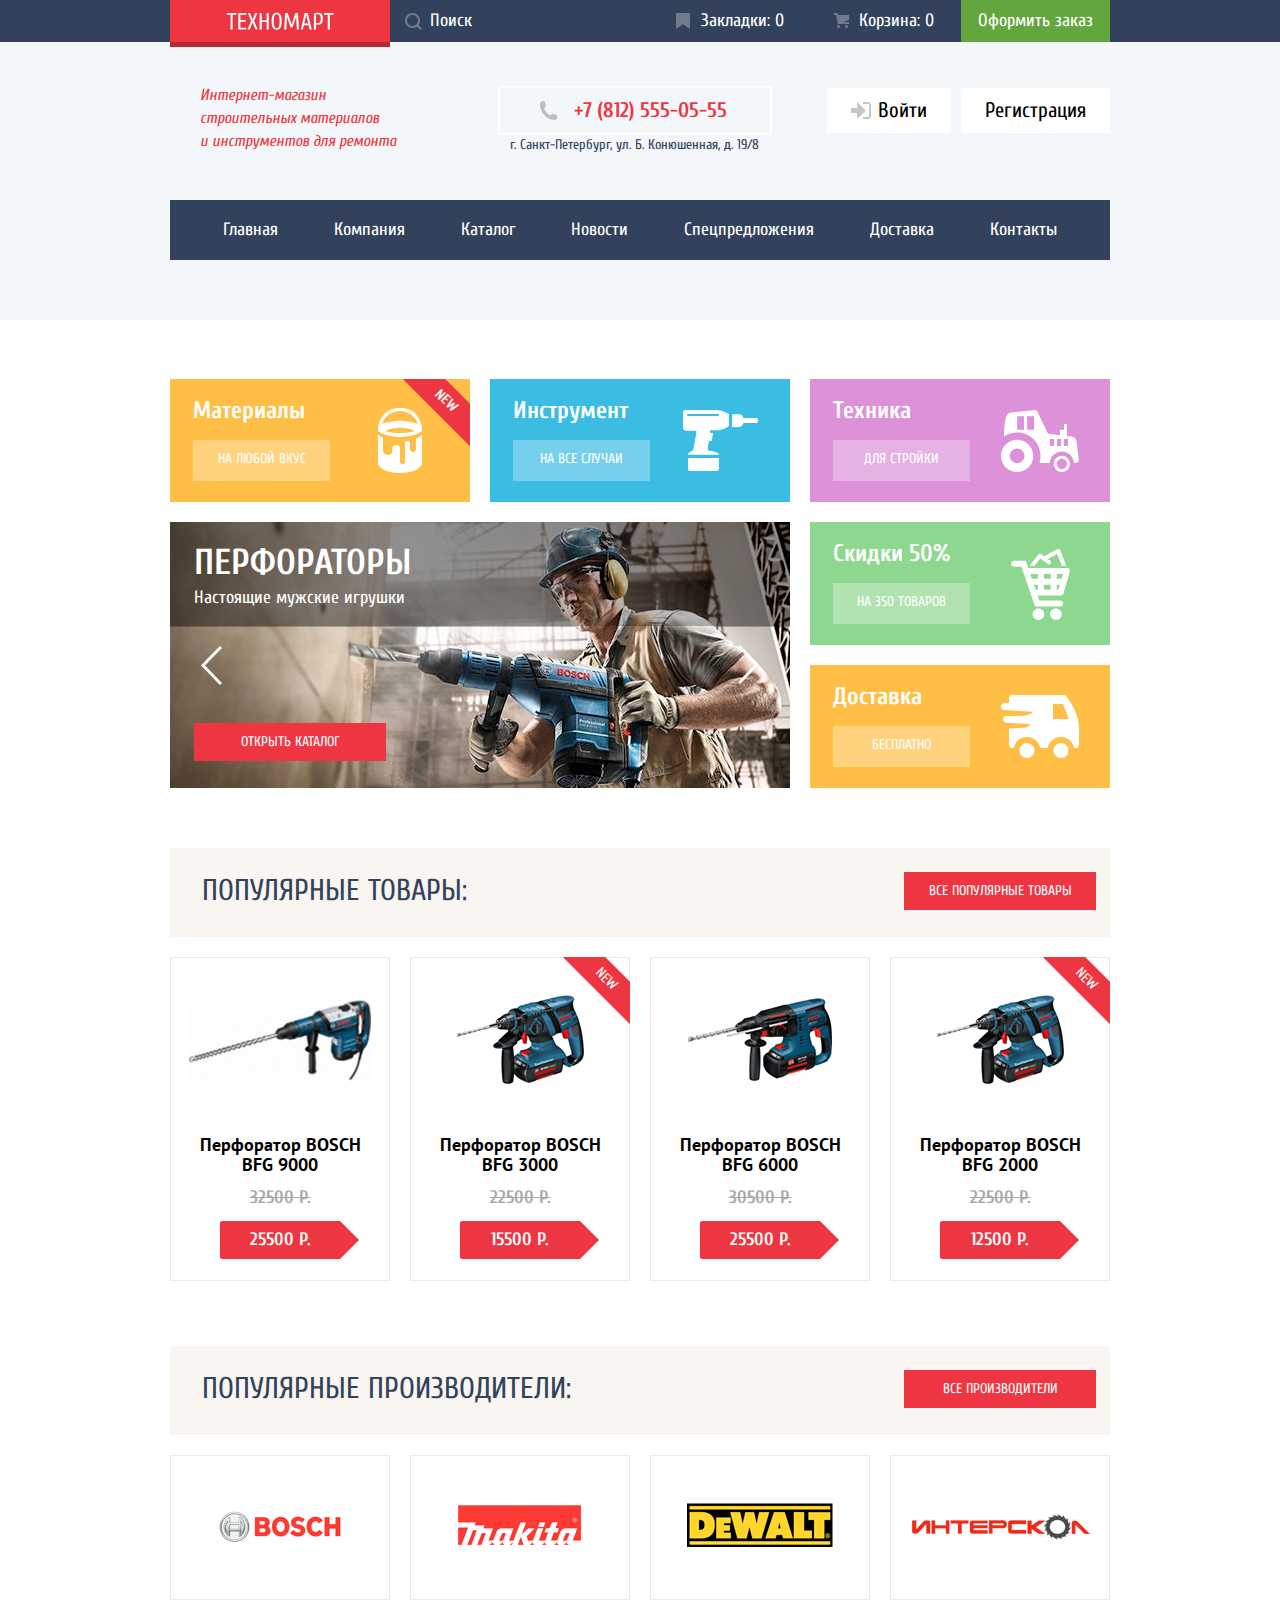
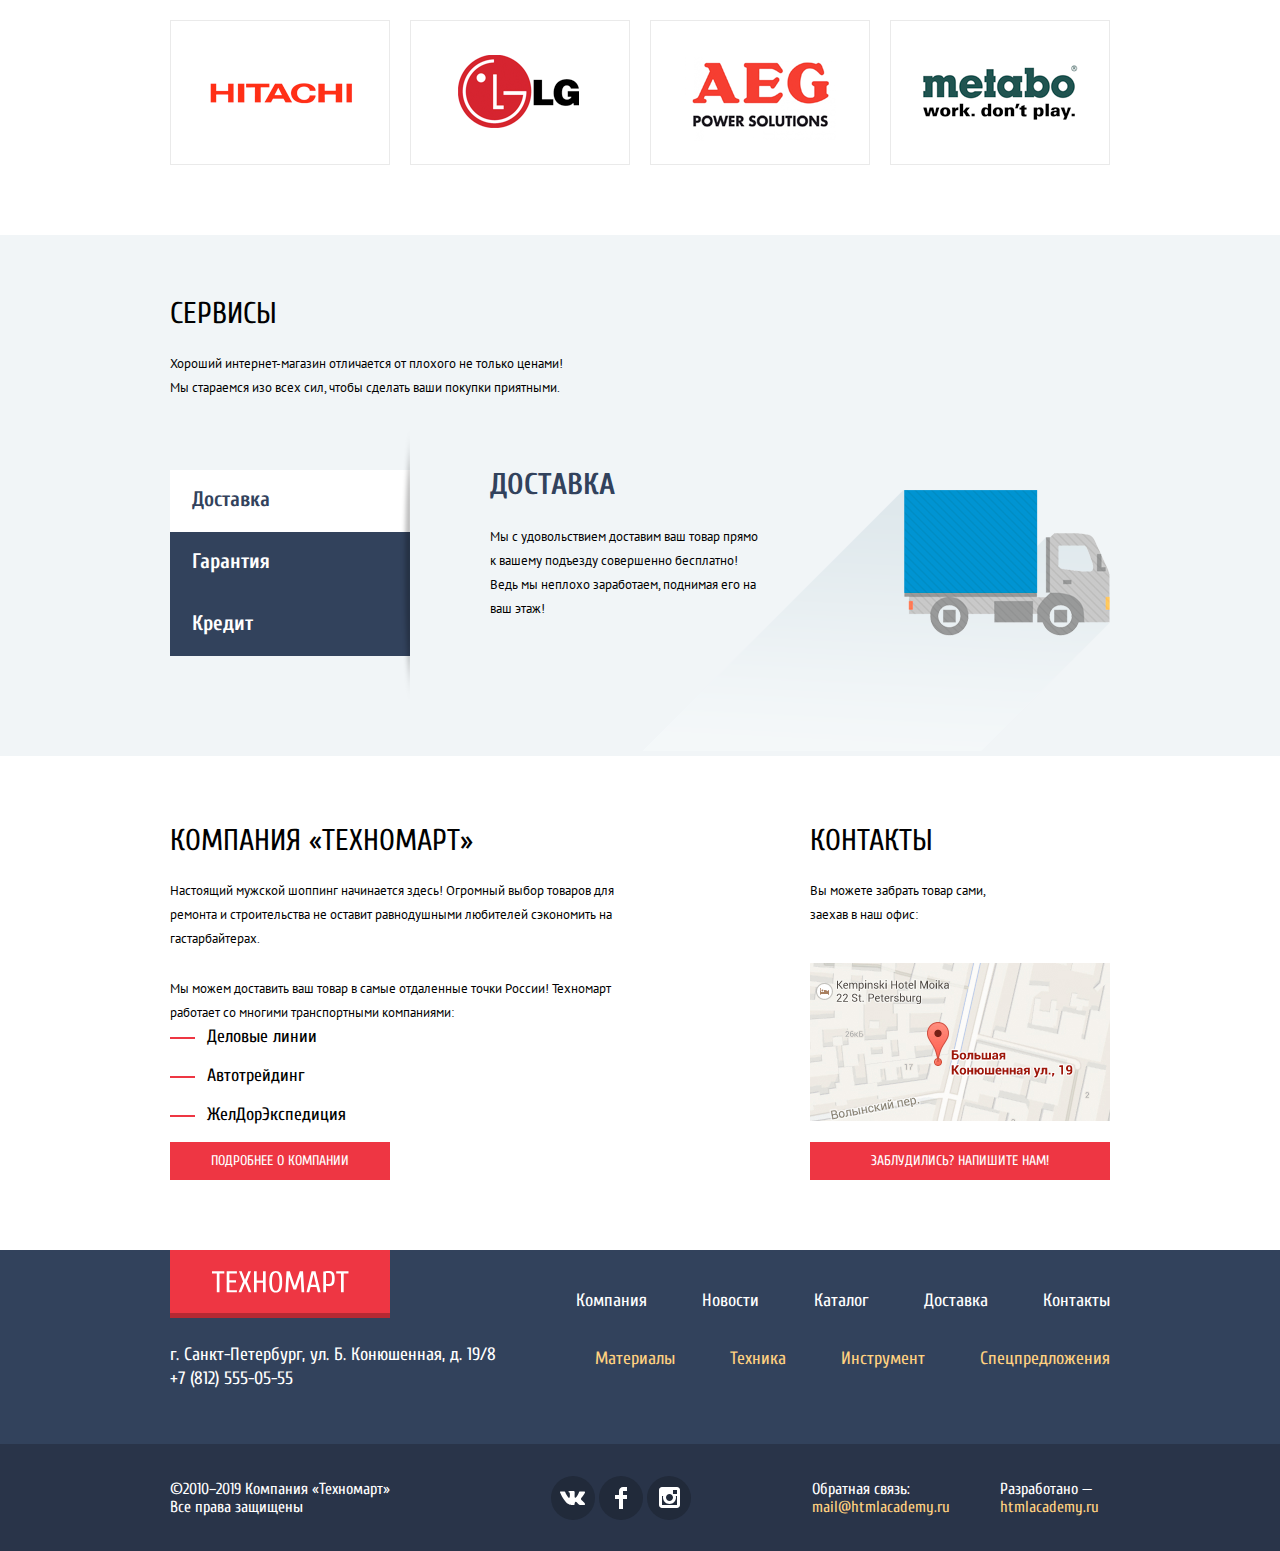
<file: index.html>
<!DOCTYPE html>
<html class="page" lang="ru">

<head>
  <meta charset="utf-8">
  <title>HTML Academy: Техномарт</title>
  <link
    href="https://fonts.googleapis.com/css2?family=Cuprum:ital,wght@0,400;0,700;1,400;1,700&family=PT+Sans:wght@400;700&display=swap"
    rel="stylesheet">
  <link rel="stylesheet" href="css/normalize.css">
  <link rel="stylesheet" href="css/style.min.css">
</head>

<body class="page-body">
  <header class="main-header">
    <div class="main-header-bar">
      <div class="header-content-wrapper">
        <div class="user-navigation">
          <div class="logo-container">
            <a class="main-header-logo"><img src="img/logo-technomart.svg" width="108" height="18"
                alt="Логотип магазина Техномарт"></a>
          </div> <a href="#!" class="search">Поиск</a> <a href="#!" class="bookmarks">Закладки: 0</a> <a href="#!"
            class="basket">Корзина: 0</a> <a href="blank.html" class="order">Оформить заказ</a>
        </div>
        <nav class="main-navigation">
          <ul class="site-navigation">
            <li><a href="#!">Главная</a></li>
            <li><a href="blank.html">Компания</a></li>
            <li><a href="catalog.html">Каталог</a></li>
            <li><a href="blank.html">Новости</a></li>
            <li><a href="blank.html">Спецпредложения</a></li>
            <li><a href="blank.html">Доставка</a></li>
            <li><a href="blank.html">Контакты</a></li>
          </ul>
        </nav>
        <div class="wrapper-contacts">
          <p class="main-header-slogan">Интернет-магазин строительных материалов<br> и инструментов для ремонта</p>
          <section class="header-contacts">
            <h3 class="visually-hidden">Контактная информация</h3> <a class="contacts-phone" href="tel:+78125550555">+7
              (812) 555-05-55</a>
            <div class="adress">г. Санкт-Петербург, ул. Б. Конюшенная, д. 19/8 </div>
          </section>
          <div class="button-wrapper">
            <a class="login-link" href="#!">Войти</a>
            <a class="registration" href="#!">Регистрация</a>
          </div>
        </div>
      </div>
    </div>
  </header>
  <main>
    <div class="container">
      <h1 class="visually-hidden">Интернет-магазин Техномарт</h1>
      <section class="promo">
        <h2 class="visually-hidden">Промо</h2>
        <div class="promo-list">
          <div class="promo-item materials item-new">
            <h3>Материалы</h3>
            <img src="img/icon-1.svg" width="44" height="65" alt="материалы">
            <a href="#!">на любой вкус</a>
          </div>
          <div class="promo-item tools">
            <h3>Инструмент</h3>
            <img src="img/icon-2.svg" width="75" height="61" alt="инструменты">
            <a href="#!">на все случаи</a>
          </div>
          <div class="promo-item technics">
            <h3>Техника</h3>
            <img src="img/icon-3.svg" width="78" height="62" alt="техника">
            <a href="#!">для стройки</a>
          </div>
          <div class="promo-item discount">
            <h3>Скидки 50%</h3>
            <img src="img/icon-4.svg" width="59" height="72" alt="корзина">
            <a href="#!">на 350 товаров</a>
          </div>
          <div class="promo-item delivery">
            <h3>Доставка</h3>
            <img src="img/icon-5.svg" width="78" height="63" alt="грузовик">
            <a href="#!">бесплатно</a>
          </div>
          <div class="promo-slider promo-slider-1">
            <ul class="promo-slider-list">
              <li class="slider-item  slide-current">
                <div class="slider-content">
                  <p class="slider-title">Перфораторы</p>
                  <p class="slider-moto">Настоящие мужские игрушки</p>
                </div>
              </li>
              <li class="slider-item slide">
                <div class="slider-content">
                  <p class="slider-title">Дрели</p>
                  <p class="slider-moto">Соседям на радость!</p>
                </div>
              </li>
            </ul>
            <div class="slider-controls">
              <button class="slider-batton" type="button"><img src="img/icon-left.png" width="22" height="40"
                  alt="назад"></button>
              <button class="slider-batton" type="button"><img src="img/icon-right.svg" width="22" height="40"
                  alt="вперед"></button>
            </div> <a class="button batton-catalog" href="catalog.html">Открыть каталог</a>
          </div>
        </div>
      </section>
      <section class="popular-goods">
        <div class="popular-goods-header">
          <h2>Популярные товары:</h2> <a href="blank.html" class="button button-goods">Все популярные товары</a>
        </div>
        <ul class="goods-list">
          <li class="goods-item">
            <article class="card card-1">
              <div class="product-image first-layer"> <img src="img/product1.jpg" width="184" height="164"
                  alt="Перфоратор BOSCH BFG 9000"> </div>
              <h3>Перфоратор BOSCH BFG 9000</h3>
              <div class="price old-price">32500 P.</div>
              <div class="price actual-price">25500 P.</div>
            </article>
            <article class="card card-2">
              <div class="product-image second-layer">
                <div class="button-buy">Купить</div>
                <div class="button-notes">В закладки</div>
              </div>
              <h3>Перфоратор BOSCH BFG 9000</h3>
              <div class="price old-price">32500 P.</div>
              <div class="price actual-price">25500 P.</div>
            </article>
          </li>
          <li class="goods-item item-new">
            <article class="card card-1">
              <div class="product-image first-layer"> <img src="img/product2.jpg" width="127" height="112"
                  alt="Перфоратор BOSCH BFG 3000"> </div>
              <h3>Перфоратор BOSCH BFG 3000</h3>
              <div class="price old-price">22500 P.</div>
              <div class="price actual-price">15500 P.</div>
            </article>
            <article class="card card-2">
              <div class="product-image second-layer">
                <div class="button-buy">Купить</div>
                <div class="button-notes">В закладки</div>
              </div>
              <h3>Перфоратор BOSCH BFG 3000</h3>
              <div class="price old-price">22500 P.</div>
              <div class="price actual-price">15500 P.</div>
            </article>
          </li>
          <li class="goods-item">
            <article class="card card-1">
              <div class="product-image first-layer"> <img src="img/product3.png" width="144" height="128"
                  alt="Перфоратор BOSCH BFG 6000"> </div>
              <h3>Перфоратор BOSCH BFG 6000</h3>
              <div class="price old-price">30500 P.</div>
              <div class="price actual-price">25500 P.</div>
            </article>
            <article class="card card-2">
              <div class="product-image second-layer">
                <div class="button-buy">Купить</div>
                <div class="button-notes">В закладки</div>
              </div>
              <h3>Перфоратор BOSCH BFG 60000</h3>
              <div class="price old-price">30500 P.</div>
              <div class="price actual-price">25500 P.</div>
            </article>
          </li>
          <li class="goods-item item-new">
            <article class="card card-1">
              <div class="product-image first-layer"> <img src="img/product4.png" width="127" height="112"
                  alt="Перфоратор BOSCH BFG 2000"> </div>
              <h3>Перфоратор BOSCH BFG 2000</h3>
              <div class="price old-price">22500 P.</div>
              <div class="price actual-price">12500 P.</div>
            </article>
            <article class="card card-2">
              <div class="product-image second-layer">
                <div class="button-buy">Купить</div>
                <div class="button-notes">В закладки</div>
              </div>
              <h3>Перфоратор BOSCH BFG 2000</h3>
              <div class="price old-price">22500 P.</div>
              <div class="price actual-price">12500 P.</div>
            </article>
          </li>
        </ul>
      </section>
      <section class="popular-manufacturers">
        <div class="popular-manufacturers-header">
          <h2>Популярные производители:</h2> <a href="blank.html" class="button button-manufactures">Все
            производители</a>
        </div>
        <ul class="popular-manufacturers-list">
          <li class="popular-manufacturers-item">
            <a href="blank.html"><img src="img/logo-bosch.png" width="220" height="145" alt="логотип бренда BOSCH"></a>
          </li>
          <li class="popular-manufacturers-item">
            <a href="blank.html"><img src="img/logo-makita.png" width="220" height="145"
                alt="логотип бренда Makita"></a>
          </li>
          <li class="popular-manufacturers-item">
            <a href="blank.html"><img src="img/logo-dewalt.png" width="220" height="145"
                alt="логотип бренда DeWALT"></a>
          </li>
          <li class="popular-manufacturers-item">
            <a href="blank.html"><img src="img/logo-interskol.png" width="220" height="145"
                alt="логотип бренда Интерскол"></a>
          </li>
          <li class="popular-manufacturers-item">
            <a href="blank.html"><img src="img/logo-hitachi.png" width="220" height="145"
                alt="логотип бренда HITACHI"></a>
          </li>
          <li class="popular-manufacturers-item">
            <a href="blank.html"><img src="img/logo-lg.png" width="220" height="145" alt="логотип бренда LG"></a>
          </li>
          <li class="popular-manufacturers-item">
            <a href="blank.html"><img src="img/logo-aeg.png" width="220" height="145" alt="логотип бренда AEG"></a>
          </li>
          <li class="popular-manufacturers-item">
            <a href="blank.html"><img src="img/logo-metabo.png" width="220" height="145"
                alt="логотип бренда metabo"></a>
          </li>
        </ul>
      </section>
    </div>
    <section class="services">
      <div class="container">
        <div class="services-promo">
          <h2>Сервисы</h2>
          <p>Хороший интернет-магазин отличается от плохого не только ценами!Мы стараемся изо всех сил, чтобы сделать
            ваши покупки приятными. </p>
        </div>
        <div class="services-catalog">
          <ul class="services-list">
            <li class="services-item"><a href="#!" class="services-current">Доставка</a></li>
            <li class="services-item"><a href="#!">Гарантия</a></li>
            <li class="services-item"><a href="#!">Кредит</a></li>
          </ul>
          <div class="service-delivery">
            <h3>Доставка</h3>
            <p>Мы с удовольствием доставим ваш товар прямо к вашему подъезду совершенно бесплатно! Ведь мы неплохо
              заработаем, поднимая его на ваш этаж!</p>
          </div>
        </div>
      </div>
    </section>
    <div class="about-contacts container">
      <section class="about">
        <h2>Компания «Техномарт»</h2>
        <p>Настоящий мужской шоппинг начинается здесь! Огромный выбор товаров для ремонта и строительства не оставит
          равнодушными любителей сэкономить на гастарбайтерах.</p>
        <p>Мы можем доставить ваш товар в самые отдаленные точки России! Техномарт работает со многими транспортными
          компаниями:</p>
        <ul class="transport-company-list">
          <li class="transport-company-item"> <a href="#!">Деловые линии</a> </li>
          <li class="transport-company-item"><a href="#!">Автотрейдинг</a></li>
          <li class="transport-company-item"><a href="#!">ЖелДорЭкспедиция</a></li>
        </ul> <a href="blank.html" class="button details">Подробнее о компании</a>
      </section>
      <section class="contacts">
        <h2>Контакты</h2>
        <p class="contacts-info">Вы можете забрать товар сами,<br> заехав в наш офис:</p>
        <p><img class="map" src="img/map.jpg" alt="Офис компании по адресу ул. Большая Конюшенная 19/8, Санкт-Петербург"
            width="300" height="158"></p>
        <a href="#!" class="button contact-us">Заблудились? Напишите нам!</a>
      </section>
    </div>
  </main>
  <footer class="main-footer">
    <div class="footer-navigation-bar">
      <nav class="footer-navigation">
        <div class="logo-container-footer">
          <a class="logo"><img src="img/logo-technomart.svg" width="138" height="23"
              alt="Логотип магазина Техномарт"></a>
        </div>
        <section class="footer-contacts">
          <h3 class="visually-hidden">Контактная информация</h3>
          <p>г. Санкт-Петербург, ул. Б. Конюшенная, д. 19/8 +7 (812) 555-05-55</p>
        </section>
        <ul class="footer-main-navigation">
          <li><a href="blank.html">Компания</a></li>
          <li><a href="blank.html">Новости</a></li>
          <li><a href="catalog.html">Каталог</a></li>
          <li><a href="blank.html">Доставка</a></li>
          <li><a href="blank.html">Контакты</a></li>
        </ul>
        <ul class="footer-sub-navigation">
          <li><a href="blank.html">Материалы</a></li>
          <li><a href="blank.html">Техника</a></li>
          <li><a href="blank.html">Инструмент</a></li>
          <li><a href="blank.html">Спецпредложения</a></li>
        </ul>
      </nav>
    </div>
    <div class="footer-bottom-bar">
      <div class="footer-bottom">
        <div class="footer-copyright">
          <p>&copy;2010–2019 Компания «Техномарт»<br> Все права защищены</p>
        </div>
        <div class="social">
          <ul class="social-list">
            <li>
              <a class="social-button" href="#!">
                <img src="img/icon-vk.svg" width="26" height="15" alt="ВКонтакте"></a>
            </li>
            <li>
              <a class="social-button" href="#!">
                <img src="img/icon-fb.svg" width="12" height="22" alt="Фейсбук">
              </a>
            </li>
            <li>
              <a class="social-button" href="#!">
                <img src="img/icon-insta.svg" width="21" height="21" alt="Инстаграм">
              </a>
            </li>
          </ul>
        </div>
        <div class="mail-us">
          <div class="mailto">Обратная связь: <a class="mailto-link" href="mailto:mail@htmlacademy.ru"
              target=_blank>mail@htmlacademy.ru</a></div>
          <div class="academy">Разработано — <a class="academy-link" href="https://htmlacademy.ru/intensive/htmlcss"
              target=_blank>htmlacademy.ru</a></div>
        </div>

      </div>
    </div>
  </footer>
  <section class="modal modal-login">
    <h2 class="visually-hidden">Форма обратной связи</h2>
    <form class="login-form" action="#">
      <ul class="form-list">
        <li class="form-item">
          <label for="user-name">Ваше имя:</label>
          <input id="user-name" type="text" placeholder="Имя Фамилия">
        </li>
        <li class="form-item">
          <label for="user-email">Ваш e-mail:</label>
          <input id="user-email" type="email" placeholder="email@example.com">
        </li>
        <li class="form-item">
          <label for="massage">Текст письма</label>
          <textarea name="user-message" id="massage" cols="30" rows="5" placeholder="В свободной форме"></textarea>
        </li>
      </ul>
      <div class="modal-button-bar">
        <button class="button" type="submit">Отправить</button>
      </div>
    </form>
    <button class="modal-close" type="button" aria-label="Закрыть"></button>
  </section>

  <section class="modal modal-map">
    <h2 class="visually-hidden">Как нас найти</h2>
    <iframe
      src="https://www.google.com/maps/embed?pb=!1m14!1m12!1m3!1d1998.6037872533277!2d30.320858716096975!3d59.93871648187614!2m3!1f0!2f0!3f0!3m2!1i1024!2i768!4f13.1!5e0!3m2!1sru!2sru!4v1604259716545!5m2!1sru!2sru"
      width="943" height="449" allowfullscreen
      title="Офис компании по адресу ул. Большая Конюшенная 19/8, Санкт-Петербург" aria-hidden="false"
      tabindex="0"></iframe>
    <button class="modal-close" type="button" aria-label="Закрыть"></button>
  </section>

  <script src="js/contact.js"></script>



</body>

</html>
</file>
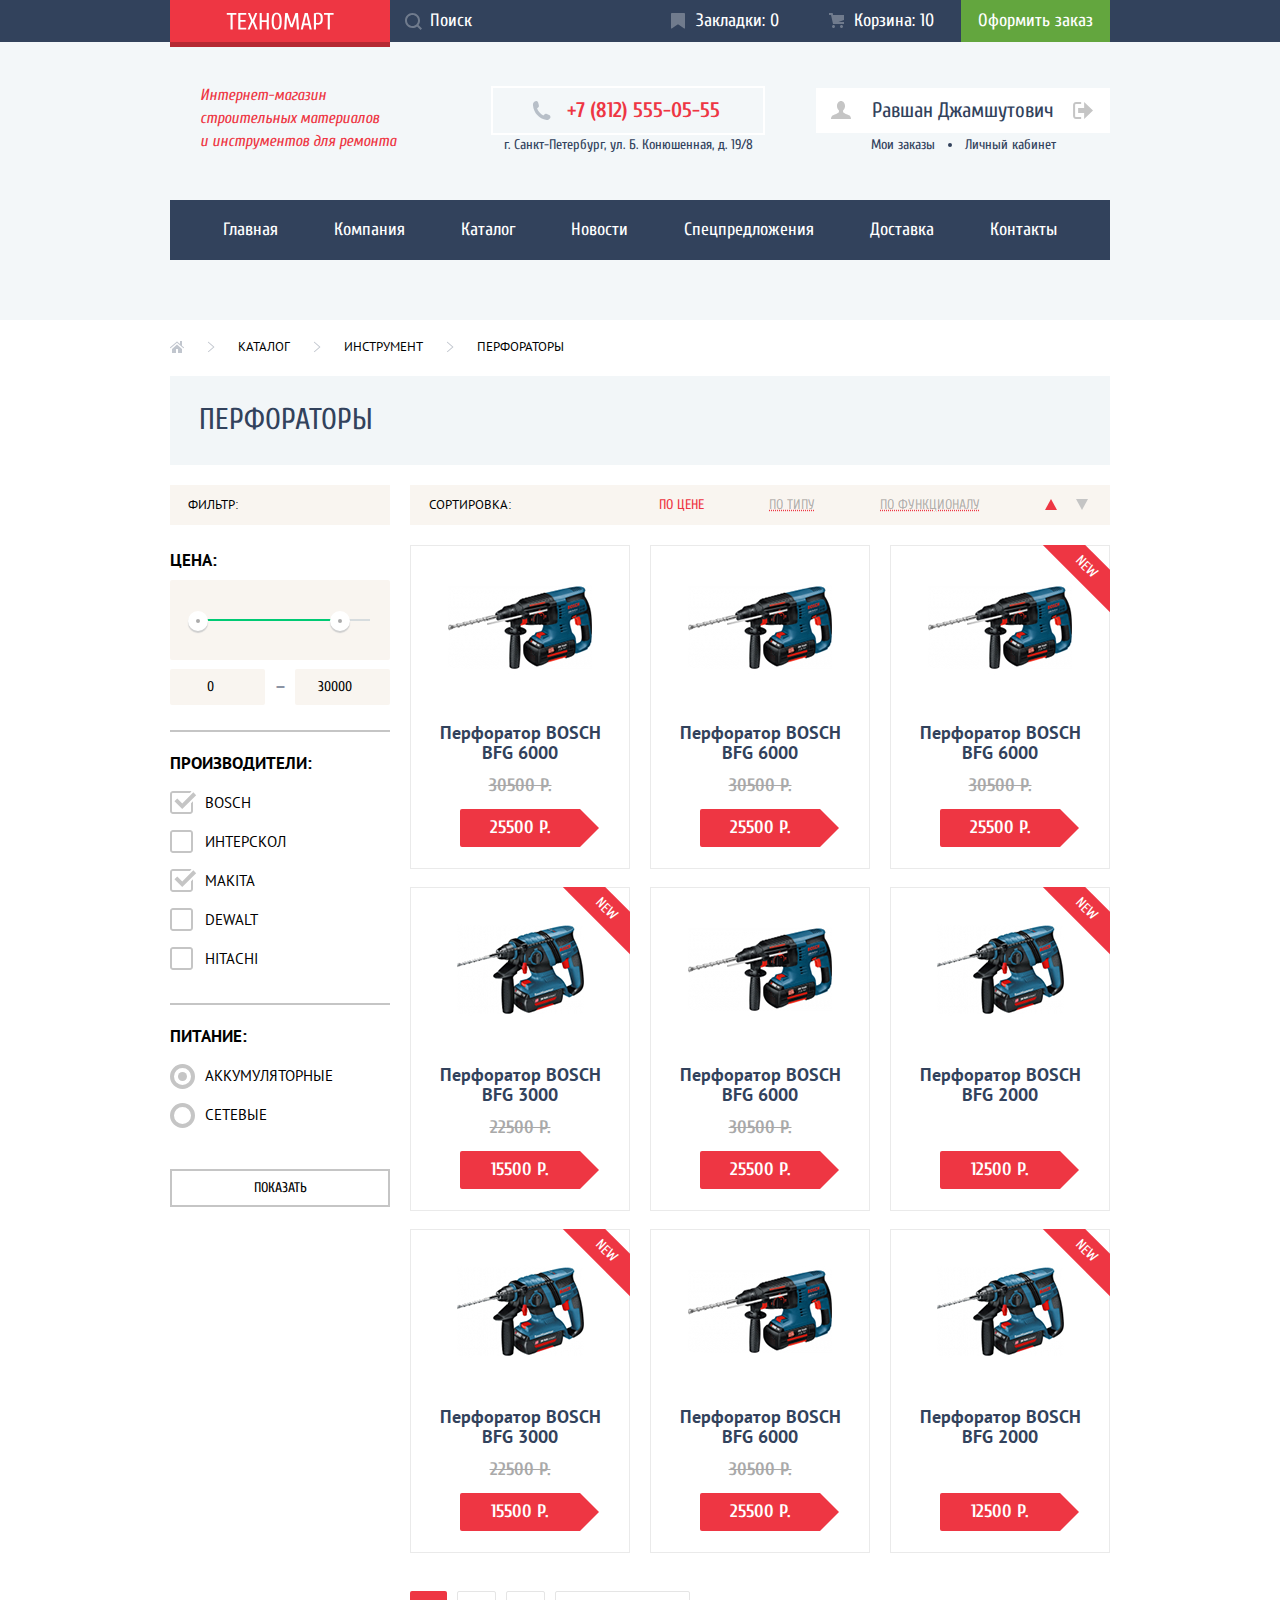
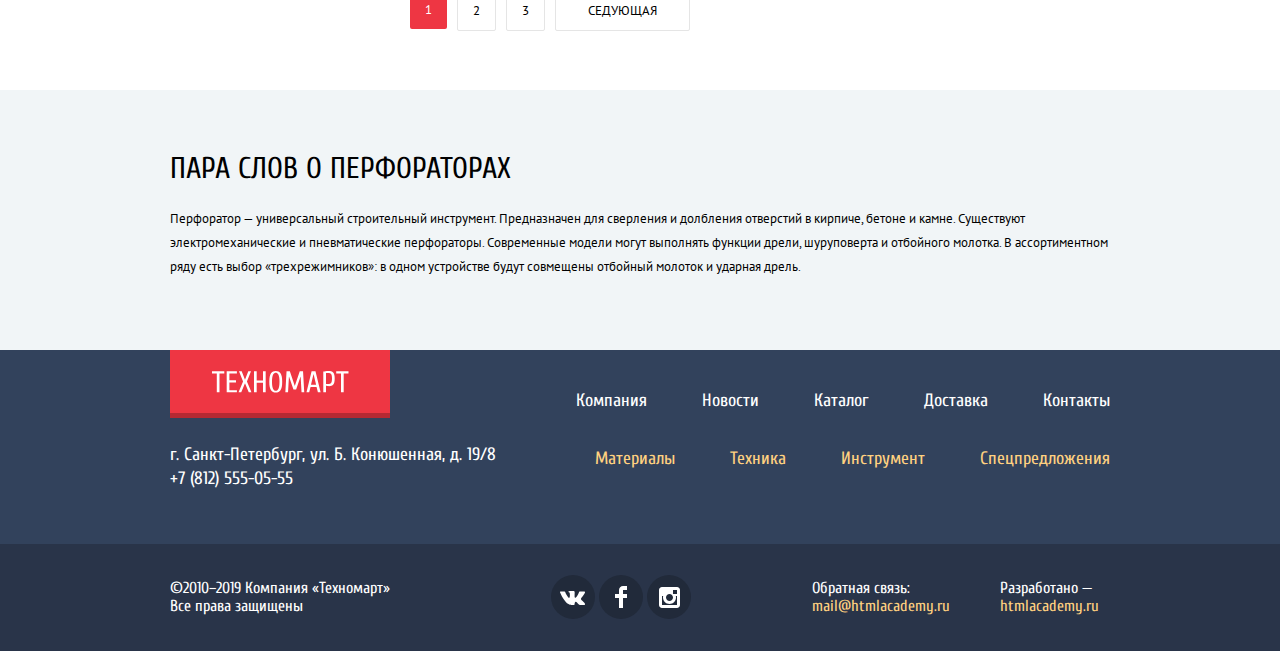
<file: catalog.html>
<!DOCTYPE html>
<html class="page" lang="ru">

<head>
    <meta charset="UTF-8">
    <title>Каталог</title>
    <link href="https://fonts.googleapis.com/css2?family=Cuprum:ital,wght@0,400;0,700;1,400;1,700&family=PT+Sans:wght@400;700&display=swap" rel="stylesheet">
    <link rel="stylesheet" href="css/normalize.css">
    <link rel="stylesheet" href="css/style.min.css"> </head>

<body class="page-body">
    <header class="main-header">
        <div class="main-header-bar">
            <div class="header-content-wrapper">
                <div class="user-navigation">
                    <div class="logo-container">
                        <a class="main-header-logo" href="index.html"><img src="img/logo-technomart.svg" width="108" height="18" alt="Логотип магазина Техномарт"></a>
                    </div> <a href="#!" class="search">Поиск</a> <a href="#!" class="bookmarks">Закладки: 0</a> <a href="#!" class="basket">Корзина: 10</a> <a href="blank.html" class="order">Оформить заказ</a> </div>
                <nav class="main-navigation">
                    <ul class="site-navigation">
                        <li><a href="index.html">Главная</a></li>
                        <li><a href="blank.html">Компания</a></li>
                        <li><a href="#!">Каталог</a></li>
                        <li><a href="blank.html">Новости</a></li>
                        <li><a href="blank.html">Спецпредложения</a></li>
                        <li><a href="blank.html">Доставка</a></li>
                        <li><a href="blank.html">Контакты</a></li>
                    </ul>
                </nav>
                <div class="wrapper-contacts">
                    <p class="main-header-slogan">Интернет-магазин строительных материалов<br> и инструментов для ремонта</p>
                    <section class="header-contacts">
                        <h3 class="visually-hidden">Контактная информация</h3> <a class="contacts-phone" href="tel:+78125550555">+7 (812) 555-05-55</a>
                        <div class="adress">г. Санкт-Петербург, ул. Б. Конюшенная, д. 19/8 </div>
                    </section>
                    <div class="user-wrapper">
                        <p class="user-name">Равшан Джамшутович</p>
                        <div class="user-account"> 
                            <a href="#!">Мои заказы</a> 
                            <div class="dott"></div>
                            <a href="#!">Личный кабинет</a> 
                        </div>
                        <!--<button class="login-link" type="button">Войти</button>
                        <button class="registration" type="button">Регистрация</button>-->
                    </div>
                </div>
            </div>
        </div>
    </header>
    <main>
        <div class="inner-page container">
            <ul class="breadcrumbs">
                <li>
                    <a href="index.html"> <img src="img/icon-home.svg" width="14" height="22" alt="Главная"> </a>
                </li>
                <li> <a href="catalog.html">Каталог</a> </li>
                <li> <a href="blank.html">Инструмент</a> </li>
                <li> <a class="current-breadcrumbs" href="!#">Перфораторы</a> </li>
            </ul>
            <div class="title-container">
                <h1 class="page-title">Перфораторы</h1> </div>
            <section class="filters">
                <div class="filters-title">
                    <h2>Фильтр:</h2></div>
                <form class="filter" method="get" action="https://echo.htmlacademy.ru">
                    <fieldset class="filter-item">
                        <legend>Цена:</legend>
                        <div class="range-filter">
                            <div class="range-controls">
                                <div class="scale">
                                    <div class="bar"></div>
                                </div>
                                <div class="toggle toggle-min" tabindex="0" aria-label="ползунок для выбота минимальной цены"></div>
                                <div class="toggle toggle-max" tabindex="0" aria-label="ползунок для выбора максимальной цены"></div>
                            </div>
                            <div class="price-controls">
                                <label class="min-price">
                                    <input type="number" name="min-price" value="0">
                                </label>
                                <p>&mdash;</p>
                                <label class="max-price">
                                    <input type="number" name="max-price" value="30000"> </label>
                            </div>
                        </div>
                    </fieldset>
                    <fieldset>
                        <legend>Производители:</legend>
                        <ul>
                            <li class="filter-option filter-checkbox">
                                <input class="visually-hidden filter-input-checkbox filter-input" type="checkbox" name="BOSCH" id="filter-BOSCH" checked>
                                <label for="filter-BOSCH">BOSCH</label>
                            </li>
                            <li class="filter-option filter-checkbox">
                                <input class="visually-hidden filter-input-checkbox filter-input" type="checkbox" name="mr-natty" id="filter-interskol">
                                <label for="filter-interskol">ИНТЕРСКОЛ</label>
                            </li>
                            <li class="filter-option filter-checkbox">
                                <input class="visually-hidden filter-input-checkbox filter-input" type="checkbox" name="suavecito" id="filter-makita" checked>
                                <label for="filter-makita">Makita</label>
                            </li>
                            <li class="filter-option filter-checkbox">
                                <input class="visually-hidden filter-input-checkbox filter-input" type="checkbox" name="malin-goetz" id="filter-dewalt">
                                <label for="filter-dewalt">Dewalt</label>
                            </li>
                            <li class="filter-option filter-checkbox">
                                <input class="visually-hidden filter-input-checkbox filter-input" type="checkbox" name="murrays" id="filter-Hitachi">
                                <label for="filter-Hitachi">Hitachi</label>
                            </li>
                        </ul>
                    </fieldset>
                    <fieldset class="last">
                        <legend>Питание:</legend>
                        <ul>
                            <li class="filter-option filter-radio">
                                <input class="visually-hidden filter-input-radio filter-input" type="radio" name="power-group" value="battery power" id="battery" checked>
                                <label for="battery">Аккумуляторные</label>
                            </li>
                            <li class="filter-option filter-radio">
                                <input class="visually-hidden filter-input-radio filter-input" type="radio" name="power-group" value="mains supply" id="mains">
                                <label for="mains">Сетевые</label>
                            </li>
                        </ul>
                    </fieldset>
                    <button type="submit" class="filter-button">Показать</button>
                </form>
            </section>
            <section class="sort">
                <h2>Сортировка:</h2>
                <ul class="sort-list">
                    <li><a class="sort-item sort-current" href="#">по цене</a></li>
                    <li><a class="sort-item" href="#">по типу</a></li>
                    <li><a class="sort-item" href="#">по функционалу</a></li>
                    <li class="sorting-arrows-list-container">
                        <ul class="sort-list sorting-arrows-list">
                            <li class="sort-item sort-current">
                                <a class="sorting-arrow sorting-arrow-up" href=""> <span class="visually-hidden">по возрастанию</span> </a>
                            </li>
                            <li class="sort-item">
                                <a class="sorting-arrow sorting-arrow-down" href=""> <span class="visually-hidden">по убыванию</span> </a>
                            </li>
                        </ul>
                    </li>
                </ul>
            </section>
            <section class="catalog">
                <h2 class="visually-hidden">Список товаров</h2>
                
                <ul class="catalog-list">
                    <li class="catalog-item">
                        <article class="card card-1">
                            <div class="product-image first-layer"> <img src="img/bosch600.jpg" width="144" height="128" alt="Перфоратор BOSCH BFG 6000"></div>
                            <h3>Перфоратор BOSCH BFG 6000</h3>
                            <div class="price old-price">30500 P.</div>
                            <div class="price actual-price">25500 P.</div>
                        </article>
                        <article class="card card-2">
                            <div class="product-image second-layer">
                                <button class="button-buy">Купить</button>
                                <div class="button-notes">В закладки</div>
                            </div>
                            <h3>Перфоратор BOSCH BFG 6000</h3>
                            <div class="price old-price">30500 P.</div>
                            <div class="price actual-price">25500 P.</div>
                        </article>
                    </li>
                    
                    <li class="catalog-item">
                        <article class="card card-1">
                            <div class="product-image first-layer"> <img src="img/bosch600.jpg" width="144" height="128" alt="Перфоратор BOSCH BFG 6000"></div>
                            <h3>Перфоратор BOSCH BFG 6000</h3>
                            <div class="price old-price">30500 P.</div>
                            <div class="price actual-price">25500 P.</div>
                        </article>
                        <article class="card card-2">
                            <div class="product-image second-layer">
                                <button class="button-buy">Купить</button>
                                <div class="button-notes">В закладки</div>
                            </div>
                            <h3>Перфоратор BOSCH BFG 6000</h3>
                            <div class="price old-price">30500 P.</div>
                            <div class="price actual-price">25500 P.</div>
                        </article>
                    </li>
                    
                    <li class="catalog-item item-new">
                        <article class="card card-1">
                            <div class="product-image first-layer"> <img src="img/bosch600.jpg" width="144" height="128" alt="Перфоратор BOSCH BFG 6000"></div>
                            <h3>Перфоратор BOSCH BFG 6000</h3>
                            <div class="price old-price">30500 P.</div>
                            <div class="price actual-price">25500 P.</div>
                        </article>
                        <article class="card card-2">
                            <div class="product-image second-layer">
                                <button class="button-buy">Купить</button>
                                <div class="button-notes">В закладки</div>
                            </div>
                            <h3>Перфоратор BOSCH BFG 6000</h3>
                            <div class="price old-price">30500 P.</div>
                            <div class="price actual-price">25500 P.</div>
                        </article>
                    </li>
                    
                    <li class="catalog-item item-new">
                        <article class="card card-1">
                            <div class="product-image first-layer"> <img src="img/bosch3000.jpg" width="127" height="112" alt="Перфоратор BOSCH BFG 3000"></div>
                            <h3>Перфоратор BOSCH BFG 3000</h3>
                            <div class="price old-price">22500 P.</div>
                            <div class="price actual-price">15500 P.</div>
                        </article>
                        <article class="card card-2">
                            <div class="product-image second-layer">
                                <button class="button-buy">Купить</button>
                                <div class="button-notes">В закладки</div>
                            </div>
                            <h3>Перфоратор BOSCH BFG 3000</h3>
                            <div class="price old-price">22500 P.</div>
                            <div class="price actual-price">15500 P.</div>
                        </article>
                    </li>
                    
                    <li class="catalog-item">
                        <article class="card card-1">
                            <div class="product-image first-layer"> <img src="img/bosch600.jpg" width="144" height="128" alt="Перфоратор BOSCH BFG 6000"></div>
                            <h3>Перфоратор BOSCH BFG 6000</h3>
                            <div class="price old-price">30500 P.</div>
                            <div class="price actual-price">25500 P.</div>
                        </article>
                        <article class="card card-2">
                            <div class="product-image second-layer">
                                <button class="button-buy">Купить</button>
                                <div class="button-notes">В закладки</div>
                            </div>
                            <h3>Перфоратор BOSCH BFG 6000</h3>
                            <div class="price old-price">30500 P.</div>
                            <div class="price actual-price">25500 P.</div>
                        </article>
                    </li>
                    
                   
                    <li class="catalog-item item-new">
                        <article class="card card-1">
                            <div class="product-image first-layer"> <img src="img/bosch3000.jpg" width="127" height="112" alt="Перфоратор BOSCH BFG 2000"></div>
                            <h3>Перфоратор BOSCH BFG 2000</h3>
                            <div class="price old-price"></div>
                            <div class="price actual-price">12500 P.</div>
                        </article>
                        <article class="card card-2">
                            <div class="product-image second-layer">
                                <button class="button-buy">Купить</button>
                                <div class="button-notes">В закладки</div>
                            </div>
                            <h3>Перфоратор BOSCH BFG 2000</h3>
                            <div class="price old-price"></div>
                            <div class="price actual-price">12500 P.</div>
                        </article>
                    </li>
                     <li class="catalog-item item-new">
                        <article class="card card-1">
                            <div class="product-image first-layer"> <img src="img/bosch3000.jpg" width="127" height="112" alt="Перфоратор BOSCH BFG 3000"></div>
                            <h3>Перфоратор BOSCH BFG 3000</h3>
                            <div class="price old-price">22500 P.</div>
                            <div class="price actual-price">15500 P.</div>
                        </article>
                        <article class="card card-2">
                            <div class="product-image second-layer">
                                <button class="button-buy">Купить</button>
                                <div class="button-notes">В закладки</div>
                            </div>
                            <h3>Перфоратор BOSCH BFG 3000</h3>
                            <div class="price old-price">22500 P.</div>
                            <div class="price actual-price">15500 P.</div>
                        </article>
                    </li>
                    <li class="catalog-item ">
                        <article class="card card-1">
                            <div class="product-image first-layer"> <img src="img/bosch600.jpg" width="144" height="128" alt="Перфоратор BOSCH BFG 6000"></div>
                            <h3>Перфоратор BOSCH BFG 6000</h3>
                            <div class="price old-price">30500 P.</div>
                            <div class="price actual-price">25500 P.</div>
                        </article>
                        <article class="card card-2">
                            <div class="product-image second-layer">
                                <button class="button-buy">Купить</button>
                                <div class="button-notes">В закладки</div>
                            </div>
                            <h3>Перфоратор BOSCH BFG 6000</h3>
                            <div class="price old-price">30500 P.</div>
                            <div class="price actual-price">25500 P.</div>
                        </article>
                    </li>
                        
                     <li class="catalog-item item-new">
                        <article class="card card-1">
                            <div class="product-image first-layer"> <img src="img/bosch3000.jpg" width="127" height="112" alt="Перфоратор BOSCH BFG 2000"></div>
                            <h3>Перфоратор BOSCH BFG 2000</h3>
                            <div class="price old-price"></div>
                            <div class="price actual-price">12500 P.</div>
                        </article>
                        <article class="card card-2">
                            <div class="product-image second-layer">
                                <button class="button-buy">Купить</button>
                                <div class="button-notes">В закладки</div>
                            </div>
                            <h3>Перфоратор BOSCH BFG 2000</h3>
                            <div class="price old-price"></div>
                            <div class="price actual-price">12500 P.</div>
                        </article>
                    </li>
                </ul>
                <ul class="pagination-list">
                    <li class="pagination-item pagination-item-current"> <a>1</a> </li>
                    <li class="pagination-item"><a href="#!">2</a></li>
                    <li class="pagination-item"><a href="#!">3</a></li>
                    <li class="pagination-item last-pagination"><a href="#!">седующая</a></li>
                </ul>
            </section>
        </div>
        <section class="product-information">
            <div class="container">
                <h2>Пара слов о перфораторах</h2>
                <p>Перфоратор — универсальный строительный инструмент. Предназначен для сверления и долбления отверстий в кирпиче, бетоне и камне. Существуют электромеханические и пневматические перфораторы. Современные модели могут выполнять функции дрели, шуруповерта и отбойного молотка. В ассортиментном ряду есть выбор «трехрежимников»: в одном устройстве будут совмещены отбойный молоток и ударная дрель.</p>
            </div>
        </section>
    </main>
    <footer class="main-footer">
        <div class="footer-navigation-bar">
            <nav class="footer-navigation">
                <div class="logo-container-footer">
                    <a class="logo" href="index.html"><img src="img/logo-technomart.svg" width="138" height="23" alt="Логотип магазина Техномарт"></a>
                </div>
                <section class="footer-contacts">
                    <h3 class="visually-hidden">Контактная информация</h3>
                    <p>г. Санкт-Петербург, ул. Б. Конюшенная, д. 19/8 +7 (812) 555-05-55</p>
                </section>
                <ul class="footer-main-navigation">
                    <li><a href="blank.html">Компания</a></li>
                    <li><a href="blank.html">Новости</a></li>
                    <li><a href="catalog.html">Каталог</a></li>
                    <li><a href="blank.html">Доставка</a></li>
                    <li><a href="blank.html">Контакты</a></li>
                </ul>
                <ul class="footer-sub-navigation">
                    <li><a href="blank.html">Материалы</a></li>
                    <li><a href="blank.html">Техника</a></li>
                    <li><a href="blank.html">Инструмент</a></li>
                    <li><a href="blank.html">Спецпредложения</a></li>
                </ul>
            </nav>
        </div>
        <div class="footer-bottom-bar">
            <div class="footer-bottom">
                <div class="footer-copyright">
                    <p>&copy;2010–2019 Компания «Техномарт»<br> Все права защищены</p>
                </div>
                <div class="social">
                     <ul class="social-list">
                        <li>
                            <a class="social-button" href="#!">
                            <img src="img/icon-vk.svg" width="26" height="15" alt="ВКонтакте"></a>
                        </li>
                        <li>
                            <a class="social-button" href="#!">
                            <img src="img/icon-fb.svg" width="12" height="22" alt="Фейсбук">
                            </a>
                        </li>
                        <li>
                            <a class="social-button" href="#!">
                            <img src="img/icon-insta.svg" width="21" height="21" alt="Инстаграм">
                            </a>
                        </li>
                    </ul>
                </div>
                <div class="mail-us">
                    <div class="mailto">Обратная связь: <a class="mailto-link" href="mailto:mail@htmlacademy.ru" target=_blank>mail@htmlacademy.ru</a></div>
                    <div class="academy">Разработано — <a class="academy-link" href="https://htmlacademy.ru/intensive/htmlcss" target=_blank>htmlacademy.ru</a></div>
                </div>
                
            </div>
        </div>
    </footer>
     <section class="modal modal-cart">
           <div class="modal-cart-wrapper">
            <h2 class="visually-hidden">Товар добавлен в корзину</h2>
            <div class="add-to-cart">
                Товар добавлен в корзину!
            </div>
            <div class="modal-button-bar link-row">
                <a class="add-link make-order" href="#!">Оформить заказ</a>
                <a class="add-link shop" href="#!">Продолжить покупки</a>
            </div>
            </div>
        <button class="modal-close" type="button" aria-label="Закрыть"></button>
    </section>
    <script src="js/cart.js"></script>
</body>

</html>
</file>
<file: css/style.min.css>
@keyframes bounce{0%{transform:translateY(-200px)}70%{transform:translateY(30px)}90%{transform:translateY(-10px)}to{transform:translateY(0)}}:root{--basic-red: #EE3643;--basic-green: #63A63E;--basic-grey: #32425C;--basic-grey-dark: #293449;--basic-greylight: #C5C5C5;--basic-background: #F3F7F9;--basic-black: #000000;--basic-yellow: #FFD180;--white: #FFFFFF;--basic-grey-title: #F2F6F8;--grey-background: #F1F5F7;--basic-beige: #F9F5F0;--promo-yellow: #FFBF47;--promo-blue: #3BBCE3;--promo-green: #8ED78F;--promo-violet: #DC91D8;--error: #BA2732;--special-red: #CA2C37;--success: #5FBB2D;--social: #212A3A;--basik-green-dark: #518534
}body{min-width:940px;font-family:"Cuprum",Arial,sans-serif;margin:0;padding:0;font-size:14px;line-height:24px;font-weight:400;font-style:normal;color:var(--basic-grey);background-color:var(--white)}img{max-width:100%;height:auto}.page{height:100%}.page-body{min-height:100%;display:grid;grid-template-rows:min-content 1fr min-content;align-content:start}.main-header{background:var(--basic-background);height:320px}.main-header-bar{height:42px;background:var(--basic-grey)}.header-content-wrapper{width:940px;margin:0 auto;display:flex;flex-wrap:wrap}.main-navigation{order:3;color:var(--white);box-shadow:inset 0 -5px 0 #293449;font-size:18px;line-height:24px;width:100%}.wrapper-contacts{order:2;display:grid;grid-template-columns:1fr 1fr max-content;width:inherit;height:158px}.site-navigation{display:flex;flex-wrap:wrap;justify-content:space-between;align-items:center;list-style:none;margin:0;background:var(--basic-grey);height:60px;padding:0 33px}.user-navigation{font-size:18px;line-height:24px;display:flex;width:100%;height:42px}.search{flex-grow:1;display:flex}.basket::before,.bookmarks::before,.search::before{content:"";width:17px;height:17px;background-image:url(../img/icon-search.svg);background-repeat:no-repeat;margin-right:8px;opacity:.3}.basket:hover::before,.bookmarks:hover::before,.search:hover::before{opacity:1}.basket:active,.basket:active::before,.bookmarks:active,.bookmarks:active::before,.search:active,.search:active::before{opacity:.5}.basket,.bookmarks{display:flex;margin-left:15px;margin-right:35px}.basket::before,.bookmarks::before{background-image:url(../img/icon-bookmark.svg)}.basket{margin-right:27px}.basket::before{background-image:url(../img/icon-cart.svg)}.order{display:flex;padding:0 17px}.user-navigation a{align-items:center}.main-navigation a,.user-navigation a{color:var(--white);text-decoration:none}.main-navigation a{padding:16px 20px;display:block}.main-navigation a:active,.main-navigation a:hover{background-color:var(--basic-grey-dark)}.main-navigation a:active,.user-name:hover::after,.user-name:hover::before{opacity:.5}.logo-container{background-color:var(--basic-red);width:220px;height:47px;box-shadow:inset 0 -5px 0 rgba(0,0,0,.24);display:flex;margin-right:15px}.logo-container a{display:block;padding:12px 56px 17px}.contacts-phone{color:var(--basic-red);text-decoration:none;font-style:normal;font-weight:700;font-size:21px;line-height:45px;outline:2px solid var(--white);margin-top:46px;height:45px;width:270px;position:relative;padding-left:74px;display:block;box-sizing:border-box}.contacts-phone::before{content:"";position:absolute;width:19px;height:19px;top:13px;left:39px;background-image:url(../img/icon-phone.svg);background-repeat:no-repeat;background-position:0 0}.adress{width:270px;text-align:center}.main-header-slogan{font-family:"Cuprum",Arial,sans-serif;font-style:italic;font-weight:400;font-size:16px;line-height:23px;color:var(--basic-red);width:200px;margin:0;padding:42px 0 0 30px}.order{background-color:var(--basic-green)}.order:hover{background-color:var(--success)}.order:active{background-color:var(--basic-green);color:rgba(255,255,255,.5)}.login-link,.registration{font-family:"Cuprum",Arial,sans-serif;font-style:normal;font-weight:400;font-size:21px;line-height:21px;text-align:center;background:rgba(0,0,0,.0001);background-color:var(--white);color:var(--basic-black);border:0;position:relative;padding:12px 24px;text-decoration:none}.login-link{margin-right:10px;display:flex;align-items:center}.login-link::before{content:"";width:21px;height:21px;background-image:url(../img/icon-login-enter.svg);background-repeat:no-repeat;background-position:center;margin-right:6px}.button-wrapper{display:flex;justify-content:flex-end;width:281px;height:45px;margin-top:46px}.container{width:940px;margin:0 auto}.goods-list{padding:0;list-style:none}.popular-manufacturers-list{margin:0;padding:0;list-style:none}.item-new{position:relative;overflow:hidden}.item-new::before,.promo-item a{color:var(--white);display:block;text-align:center;text-transform:uppercase;font-size:14px;line-height:18px}.item-new::before{content:"new";position:absolute;top:7px;right:-26px;width:88px;padding:6px;background-color:var(--basic-red);transform:rotate(45deg);z-index:3}.promo-list{display:grid;grid-template-columns:1fr 1fr 1fr;grid-template-rows:123px 123px 123px;grid-gap:20px;margin-top:59px}.promo{margin-bottom:60px}.promo-item{font-family:"Cuprum",Arial,sans-serif;font-weight:700;font-size:24px;color:var(--white);background-color:var(--promo-yellow);display:grid;grid-template-columns:1fr 140px}.promo-item img{grid-column:2/3;grid-row:1/3;margin:auto}.promo-item h3{margin:20px 0 14px 23px;font-size:24px}.materials,.tools{grid-column-start:1;grid-row-start:1}.tools{background-color:var(--promo-blue);grid-column-start:2}.discount,.technics{background-color:var(--promo-violet);grid-column-start:3;grid-row-start:1}.discount{background-color:var(--promo-green);grid-row-start:2}.delivery{grid-column-start:3;grid-row-start:3}.promo-slider{background-color:var(--basic-grey);color:var(--white);grid-column:1/3;grid-row:2/-1;margin:0;padding:0;display:flex;flex-direction:column}.promo-slider-1,.promo-slider-2{background-image:url(../img/perforator.jpg);margin:0;padding:0}.promo-slider-2{background-image:url(../img/dreli.jpg)}.slide-current{display:block}.slide{display:none}.slider-controls{padding:18px 24px}.slider-batton{border:0;background-color:transparent}.promo-item a{text-decoration:none;font-weight:400;background-color:rgba(255,255,255,.3);margin-left:23px;margin-bottom:21px;padding:10px 20px}.promo-item a:hover{background-color:rgba(197,197,197,.3)}.promo-item a:active,.promo-item a:focus{background-color:rgba(169,169,169,.3)}.promo-slider-list{margin:0;padding:0}.slider-content{height:104px;background:rgba(0,0,0,.25)}.slider-title{font-weight:700;font-size:36px;line-height:36px;text-transform:uppercase;margin:0;padding:23px 0 0 24px}.slider-moto{font-size:18px;line-height:24px;padding-left:24px;margin-top:5px}.slider-controls{display:flex;justify-content:space-between}.batton-catalog{margin-left:24px;margin-top:auto;margin-bottom:27px}.popular-goods-header,.popular-manufacturers-header{background-color:var(--basic-beige);color:var(--basic-grey);display:flex;align-items:center;justify-content:space-between;padding:24px 14px 27px 32px;margin-bottom:20px}.about h2,.contacts h2,.popular-goods-header h2,.popular-manufacturers-header h2,.product-information h2,.services h2{font-style:normal;font-weight:400;margin:0;text-transform:uppercase;font-size:30px;line-height:30px;color:var(--basic-grey)}.goods-list{display:flex;flex-wrap:wrap;margin:0 -20px -20px 0}.goods-item{width:220px;min-height:324px;margin-right:20px;margin-bottom:18px;position:relative}.card{position:absolute;display:flex;flex-direction:column;align-items:center;text-align:center;padding:0 18px 21px;box-sizing:border-box;border:1px solid #eaeaea;min-height:324px}.card-2{display:none;background-color:var(--white)}.goods-item:hover .card-2{display:flex;z-index:1}.button-buy,.button-notes{font:inherit;text-align:center;vertical-align:middle;text-transform:uppercase;width:135px;text-decoration:none;font-size:14px;line-height:38px;height:38px;display:block;border-radius:2px}.button-buy{color:var(--white);background-color:var(--basic-green);border:0;box-shadow:inset 0 -3px 0 #367315;margin:27px auto 10px;position:relative}.button-notes{color:var(--basic-grey);border:3px solid #63a63e;box-sizing:border-box}.button-buy:hover{background-color:var(--success)}.button-buy:active{background-color:var(--basik-green-dark)}.button-notes:active,.button-notes:hover{border:3px solid var(--basic-grey)}.button-notes:active{opacity:.5}.product-image{margin:0;object-fit:contain;height:164px}.first-layer{display:flex;align-items:center;justify-content:center;margin-bottom:13px}.second-layer{margin-top:13px}.goods-item h3,.price{font-weight:700;font-size:18px}.price{width:120px;height:38px;line-height:38px;margin-top:auto}.old-price{text-decoration:line-through;color:#a9a9a9}.actual-price{background-color:var(--basic-red);color:var(--white);border-bottom-left-radius:2px;border-top-left-radius:2px;position:relative}.actual-price::after{content:"";position:absolute;top:0;right:-19px;border-style:solid;border-width:19px 0 19px 19px;border-color:transparent;border-left-color:var(--basic-red)}.goods-item h3{font-family:"PT Sans",Arial,sans-serif;font-style:normal;line-height:20px;margin:0;padding:0;color:var(--basic-black)}.goods-item:hover{box-shadow:0 4px 20px rgba(0,0,0,.15)}.popular-goods{margin-bottom:67px}.popular-manufacturers{margin-bottom:70px}.popular-manufacturers-item{height:145px}.popular-manufacturers-item a{display:block}.popular-manufacturers-list{display:grid;grid-template-columns:1fr 1fr 1fr 1fr;grid-gap:20px}.popular-manufacturers-item a:active,.popular-manufacturers-item a:hover{filter:drop-shadow(0 4px 20px rgba(0,0,0,.15))}.popular-manufacturers-item a:active{opacity:.5}.about h2,.contacts h2,.product-information h2,.services h2{color:var(--basic-black);padding-bottom:10px}.services h3{text-transform:uppercase;font-size:30px;line-height:30px;color:var(--basic-grey);margin:0 0 25px}.services{background-color:var(--grey-background);padding-bottom:100px}.services-promo{width:400px;padding-top:64px}.services-catalog{display:flex;margin-top:70px}.services-list{list-style:none;display:flex;flex-direction:column;min-width:240px;margin:0;padding:0;position:relative}.services-list::after{content:"";position:absolute;width:10px;height:279px;left:230px;top:-45px;background-image:url(../img/shadow.png)}.services-item a{background-color:var(--basic-grey);font-family:"Cuprum",Arial,sans-serif;font-weight:700;font-size:21px;line-height:30px;color:var(--white);text-decoration:none;display:block;padding:14px 80px 18px 22px}.services-item a:hover{background-color:var(--basic-grey-dark)}.services-item .services-current,.services-item .services-current:hover{background-color:var(--white);color:var(--basic-grey)}.service-delivery{margin-left:80px;position:relative;margin-right:350px}.service-delivery::after{content:"";width:468px;height:261px;position:absolute;background-image:url(../img/delivery.png);background-repeat:no-repeat;background-position:0 0;right:-350px;top:20px}.transport-company-list{list-style:none;margin:0;padding:0}.transport-company-item{font-size:18px;line-height:24px;position:relative;padding-left:37px;margin-bottom:15px}.transport-company-item::before{content:"";position:absolute;width:25px;height:2px;top:50%;left:0;background-color:var(--basic-red)}.transport-company-item a{color:var(--basic-black);text-decoration:none}.about-contacts{display:grid;grid-template-columns:1fr 300px;grid-gap:180px;margin-bottom:70px;margin-top:70px}.about,.contacts{display:flex;flex-direction:column}.about p:last-of-type{margin-bottom:0}.details,.map{margin-top:auto;cursor:pointer}.map{padding-top:10px}.footer-navigation-bar{background-color:var(--basic-grey)}.footer-bottom-bar{background-color:var(--basic-grey-dark);height:107px}.footer-bottom{color:var(--white);font-size:16px;line-height:18px;width:940px;height:inherit;margin:0 auto;display:flex;justify-content:space-between;align-items:center}.logo-container-footer{background-color:var(--basic-red);width:220px;height:68px;box-shadow:inset 0 -5px 0 rgba(0,0,0,.24)}.logo-container-footer a{display:block;padding:20px 41px 25px}.logo-container-footer:active,.logo-container:active{background-color:var(--error)}.footer-main-navigation,.footer-sub-navigation{list-style:none;padding:0;display:flex;flex-wrap:wrap;justify-content:flex-end}.footer-main-navigation{margin:39px 0 0}.footer-sub-navigation{margin:14px 0 0}.footer-navigation{width:940px;margin:0 auto;color:var(--white);font-size:18px;line-height:24px;display:grid;grid-template-columns:340px 1fr;padding-bottom:35px}.footer-contacts{order:1}.footer-contacts p{margin-top:10px}.footer-sub-navigation{order:2}.footer-main-navigation a{color:var(--white);text-decoration:none}.footer-main-navigation li,.footer-sub-navigation li{margin-left:55px;margin-bottom:20px}.footer-sub-navigation a{color:var(--basic-yellow);text-decoration:none}.mailto{width:140px;margin-right:48px}.academy{width:100px;margin-right:10px}.academy-link,.mailto-link{color:var(--basic-yellow);text-decoration:none}.academy:hover,.footer-main-navigation a:hover,.footer-sub-navigation a:hover,.mailto:hover{text-decoration:underline}.academy:active,.mailto:active,.user-account a{color:var(--basic-red);text-decoration:none}.social{margin-left:40px}.social-button,.social-list{display:flex;align-items:center}.social-list{list-style:none;margin:0;padding:0;justify-content:space-between;width:140px}.social-button{background-color:var(--social);width:44px;height:44px;border-radius:50%;justify-content:center}.button,.social-button:active,.social-button:hover{background-color:var(--basic-red)}.button{font:inherit;text-align:center;color:var(--white);vertical-align:middle;text-transform:uppercase;border:0;text-decoration:none;font-size:14px;line-height:38px;height:38px;display:block}.button:hover{background-color:var(--special-red)}.button:active{background-color:var(--error)}.batton-catalog,.button-goods,.button-manufactures{width:192px}.details{width:220px}.about p,.contacts p,.product-information p,.services p{font-family:"PT Sans",Arial,sans-serif;font-style:normal;font-weight:400;font-size:13px;line-height:24px;color:var(--basic-black)}.mail-us{display:flex;justify-content:space-between}.user-name{background-color:var(--white);padding:12px 56px;margin-top:46px;font-family:"Cuprum",Arial,sans-serif;font-style:normal;font-weight:400;font-size:21px;line-height:21px;color:var(----basic-black);position:relative;margin-bottom:0}.user-name::after,.user-name::before{content:"";width:20px;position:absolute;bottom:14px}.user-name::before{height:18px;left:15px;background-image:url(../img/icon-user.svg)}.user-name::after{height:17px;right:17px;background-image:url(../img/icon-logout.svg)}.user-name:active{color:var(--basic-greylight)}.user-account{display:flex;justify-content:center;color:var(--basic-grey)}.login-link:hover,.registration:hover,.user-account a:hover{color:var(--basic-red)}.login-link:active,.registration:active,.user-account a:active{color:var(--basic-greylight)}.dott{background-color:var(--basic-grey);border-radius:50%;width:4px;height:4px;margin:auto 13px}.dott:hover{background-color:var(--basic-red)}.dott:active{background-color:var(--basic-greylight)}.user-account a{color:var(--basic-grey)}.inner-page{display:grid;grid-template-columns:220px 1fr;grid-template-rows:auto 89px;grid-gap:20px}.page-title{font-family:"Cuprum",Arial,sans-serif;font-style:normal;font-weight:400;font-size:30px;line-height:30px;text-transform:uppercase;margin:29px}.title-container{background-color:var(--basic-grey-title)}.breadcrumbs,.title-container{grid-column-start:1;grid-column-end:-1}.product-information{background-color:var(--grey-background);margin-top:39px}.breadcrumbs{list-style:none;padding:0;display:flex;margin:18px 0 0}.breadcrumbs a{text-decoration:none;font-weight:400;font-size:13px;line-height:18px;display:flex;align-items:center;margin-right:18px}.breadcrumbs a::after{content:"";width:18px;height:18px;background-image:url(../img/breadcrumbs-right-small.svg);background-repeat:no-repeat;background-position:50% 50%;margin-left:18px}.current-breadcrumbs::after{display:none}.filters{grid-column-start:1;grid-row-start:3;grid-row-end:6}.filters-title{background-color:var(--basic-beige);margin-bottom:20px;padding:11px 18px}.filters-title h2{margin:0}.filter ul{margin:0;padding:0}.filter ul,.sort-list{list-style:none}.breadcrumbs a,.filter legend,.filter-option label{font-family:"PT Sans",Arial,sans-serif;font-style:normal;text-transform:uppercase;color:var(--basic-black)}.filter legend{font-weight:700;font-size:17px;line-height:30px;margin-bottom:5px}.filter fieldset{border:0;border-bottom:2px solid #c5c5c5;margin:0 0 16px;padding:0 0 25px}.price-controls input,.range-controls{background-color:var(--basic-beige);border-radius:2px}.range-controls{height:41px;margin-bottom:9px;padding-top:39px;padding-left:20px;padding-right:20px;position:relative}.range-controls .scale{height:2px;background:#d7dcde}.range-controls .bar{width:80%;height:2px;background:#00ca74}.range-controls .toggle{position:absolute;top:31px;width:4px;height:4px;padding:0;border:8px solid #fff;background-color:#ababab;border-radius:50%;box-shadow:0 2px 1px 0 #cfcfcf}.range-controls .toggle-min{left:18px}.range-controls .toggle-max{left:160px}.price-controls{justify-content:space-between;display:flex}.price-controls p{display:flex;margin:auto}.price-controls input{font-family:inherit;font-size:inherit;width:75px;border:0;text-align:center;padding:10px}.filter option{margin-bottom:19px;padding-left:35px}.filter-option label{position:relative;display:block;cursor:pointer;user-select:none;font-weight:400;font-size:15px;line-height:39px;padding-left:35px}.filter-input-checkbox+label::before{content:"";position:absolute;left:0;top:8px;width:23px;height:23px;background-image:url(../img/checkbox-off.svg)}.filter-input-checkbox:checked+label::before{content:"";position:absolute;top:8px;left:0;width:27px;height:23px;background-image:url(../img/checkbox-on.svg)}.filter-input-checkbox:focus+label::before,.filter-input-checkbox:hover+label::before{opacity:.5}.filter-input-radio+label::before{content:"";position:absolute;left:0;top:8px;width:17px;height:17px;border:4px solid #c5c5c5;border-radius:50%}.filter-input-radio:checked+label::after{content:"";position:absolute;top:16px;left:8px;width:9px;height:9px;background-color:#c5c5c5;border-radius:50%}.filter-input-radio:hover+label::before{border:4px solid #b5b5b5}.filter-input-radio:hover+label::after{background-color:#b5b5b5}.filter .last{border:0;margin-bottom:10px}.filter-button{width:100%;height:38px;border:2px solid #c5c5c5;display:inline-block;margin-right:16px;font:inherit;background-color:inherit;text-align:center;vertical-align:middle;text-transform:uppercase}.sort,.sort-list{display:flex;flex-wrap:wrap}.sort{align-items:center;width:700px;background-color:var(--basic-beige)}.sort h2{width:230px;margin-left:19px}.sort-list{margin:0;padding:0}.sort-item{text-decoration-color:var(--basic-red);text-decoration-style:dotted;text-transform:uppercase;margin-right:65px;display:block;color:rgba(0,0,0,.3)}.sort-item:hover{color:var(--basic-black);text-decoration-style:solid}.sorting-arrows-list-container{margin:auto}.sorting-arrows-list{width:43px;justify-content:space-between;align-items:center}.sorting-arrow:hover{border-bottom-color:var(--basic-black)}.sorting-arrows-list .sort-item{margin-right:0}.sort-current,.sort-current:hover{color:var(--basic-red);text-decoration:none}.sort-current .sorting-arrow{border-bottom-color:var(--basic-red)}.sorting-arrow-down,.sorting-arrow-up{display:block;border-top-width:0;border-left:6px solid transparent;border-right:6px solid transparent;border-bottom:11px solid var(--basic-greylight)}.sorting-arrow-down{transform:rotate(180deg)}.catalog{grid-column-start:2;grid-column-end:-1}.catalog-list{display:flex;flex-wrap:wrap;padding:0;margin:0 -20px 0 0}.catalog-item{width:220px;margin-right:20px;margin-bottom:18px;position:relative;min-height:324px}.catalog-item:hover{box-shadow:0 4px 20px rgba(0,0,0,.15)}.catalog-item:hover .card-2{display:flex;z-index:1}.catalog-list,.pagination-list{list-style:none}.pagination-list{display:flex;margin:0;padding:20px 0 0}.pagination-item{margin-right:10px}.pagination-item a{text-decoration:none;border:1px solid #e5e5e5;box-sizing:border-box;border-radius:2px;padding:10px 15px;display:block}.last-pagination a{padding:10px 32px}.pagination-item a:hover{border:1px solid var(--basic-greylight)}.pagination-item a:active{border:1px solid var(--basic-red)}.filters h2,.pagination-item a,.sort h2{font-family:"PT Sans",Arial,sans-serif;font-style:normal;font-weight:400;font-size:13px;line-height:18px;text-transform:uppercase;color:var(--basic-black)}.pagination-item-current a{background-color:var(--basic-red);color:var(--white);border:0}.catalog-item h3{font-family:"PT Sans",Arial,sans-serif;font-style:normal;font-weight:700;font-size:18px;line-height:20px;margin:0}.product-information .container{padding:64px 0 58px}.visually-hidden{position:absolute;width:1px;height:1px;margin:-1px;border:0;padding:0;white-space:nowrap;clip-path:inset(100%);clip:rect(0 0 0 0);overflow:hidden}.modal{position:fixed;top:0;right:0;bottom:0;left:0;margin:auto;color:var(--basic-black);background-color:var(--white);box-shadow:0 4px 20px rgba(0,0,0,.15);border-top:7px solid var(--basic-red);z-index:4}.modal-login{display:none;width:620px;top:120px;bottom:auto}.modal-button-bar{background-color:#f4f4f4;padding:37px 80px}.modal-button-bar .button{width:100%}.form-list{list-style:none;padding:0 80px;flex-wrap:wrap;display:flex;justify-content:space-between;margin:37px 0}.form-item label{font-size:18px;margin-bottom:11px}.form-item{display:flex;flex-direction:column;margin-bottom:13px}.modal-close{position:absolute;background-color:transparent;background-image:url(../img/icon-close.svg);border:0;top:14px;right:11px;width:21px;height:21px;cursor:pointer}.login-form input[type=email],.login-form input[type=text],textarea{padding:7px 12px;font:inherit;color:#a9a9a9;border:2px solid #c5c5c5;border-radius:2px;box-sizing:border-box}.login-form input[type=email],.login-form input[type=text]{width:220px}.form-item:nth-child(3n){flex-grow:1;margin-bottom:0}.modal-cart,.modal-map{display:none;width:943px;height:449px}.modal-map iframe{border:0}.modal-cart{width:620px;height:283px}.modal-cart-wrapper{display:flex;flex-direction:column;height:inherit}.add-to-cart{font-family:"Cuprum",Arial,sans-serif;font-style:normal;font-weight:700;font-size:24px;line-height:30px;margin:auto;position:relative}.modal-show{display:block;animation-name:bounce;animation-duration:.6s}.link-row{display:flex;justify-content:center}.add-link{font:inherit;text-align:center;vertical-align:middle;text-transform:uppercase;border:0;text-decoration:none;font-size:14px;line-height:18px;display:block;padding:11px 47px}.make-order{background-color:var(--basic-red);color:var(--white);margin-right:10px}.shop{background-color:var(--white);color:var(--basic-black)}.add-to-cart::before{content:"";position:absolute;left:-100px;top:-20px;width:66px;height:66px;background-image:url(../img/icon-mark.svg)}
</file>
